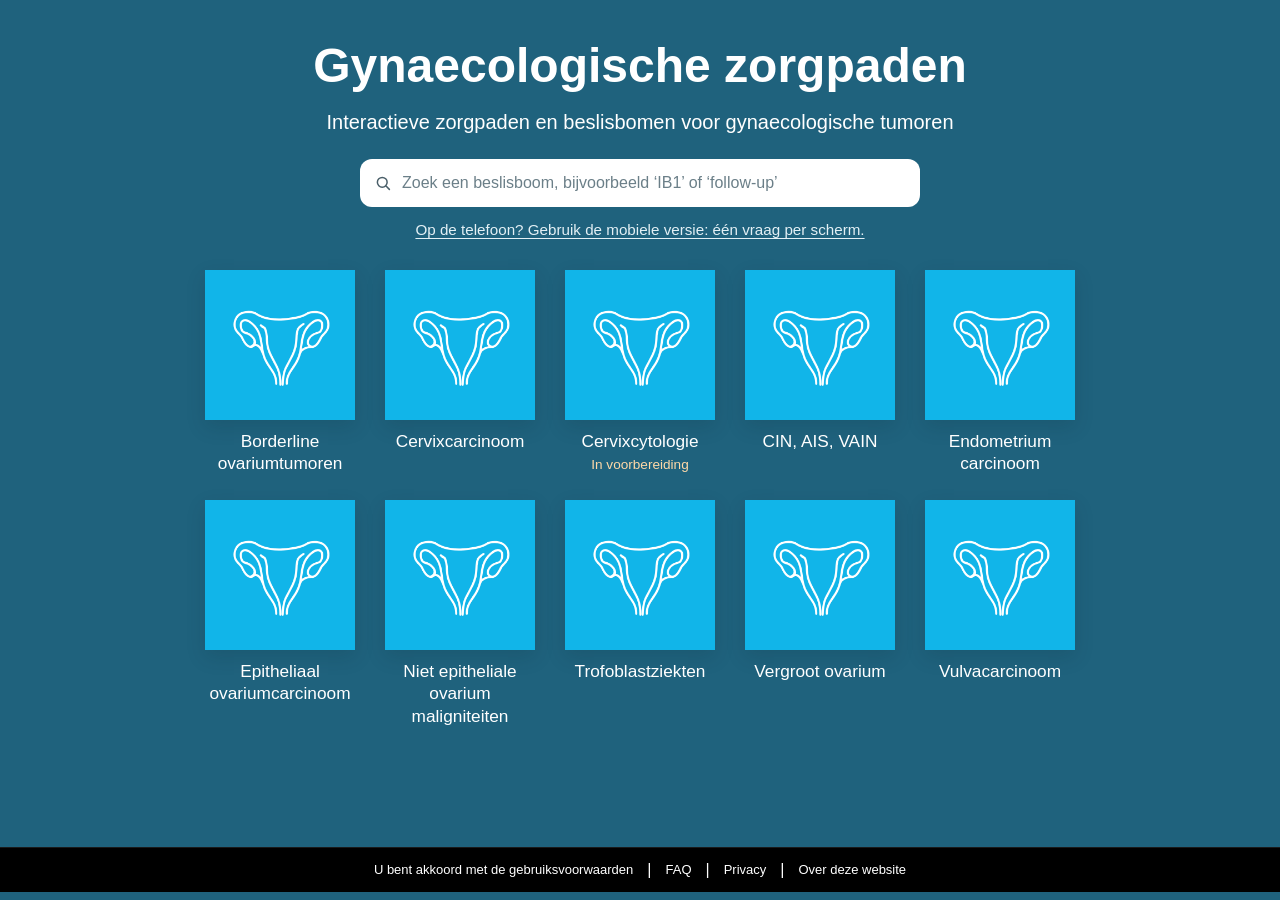
<file: index.html>
<!DOCTYPE html>
<html lang="nl">
<head>
  <meta charset="utf-8">
  <meta name="viewport" content="width=device-width, initial-scale=1">
  <meta name="description" content="Interactieve zorgpaden en beslisbomen voor gynaecologische tumoren.">
  <title>Oncoguide Alternative</title>
  <link rel="stylesheet" href="./css/styles.css?v=2026-11-23c">
</head>
<body class="home-page">
  <main class="home-shell">
    <header class="home-header">
      <h1>Gynaecologische zorgpaden</h1>
      <p>Interactieve zorgpaden en beslisbomen voor gynaecologische tumoren</p>
      <div class="home-search header-search">
        <label for="home-search" class="visually-hidden">Zoek een beslisboom</label>
        <svg class="header-search-icon" viewBox="0 0 24 24" width="18" height="18" aria-hidden="true"><circle cx="11" cy="11" r="6.5"/><path d="m16 16 4.5 4.5"/></svg>
        <input id="home-search" type="search" placeholder="Zoek een beslisboom, bijvoorbeeld ‘IB1’ of ‘follow-up’">
      </div>
      <p class="home-alt"><a href="mobiel/">Op de telefoon? Gebruik de mobiele versie: één vraag per scherm.</a></p>
    </header>

    <section id="recent" class="recent" aria-labelledby="recent-title" hidden>
      <h2 id="recent-title" class="recent-title">Recent geopend</h2>
      <ul id="recent-list" class="recent-list"></ul>
    </section>

    <section class="tumor-overview" aria-labelledby="tumor-overview-title">
      <h2 id="tumor-overview-title" class="visually-hidden">Beschikbare gynaecologische zorgpaden</h2>
      <div id="tumor-grid" class="tumor-grid" aria-live="polite"></div>
      <p id="tumor-error" class="page-message" role="alert" hidden></p>
    </section>
  </main>

  <dialog id="coming-soon-dialog" class="coming-soon-dialog" aria-labelledby="coming-soon-title">
    <div class="dialog-content">
      <h2 id="coming-soon-title">Zorgpad in voorbereiding</h2>
      <p id="coming-soon-text"></p>
      <button id="close-dialog" class="dialog-button" type="button">Sluiten</button>
    </div>
  </dialog>

  <footer class="site-footer" aria-label="Website-informatie">
    <button class="footer-link" type="button" data-content-page="gebruiksvoorwaarden">U bent akkoord met de gebruiksvoorwaarden</button>
    <span aria-hidden="true">|</span>
    <button class="footer-link" type="button" data-content-page="faq">FAQ</button>
    <span aria-hidden="true">|</span>
    <button class="footer-link" type="button" data-content-page="privacy-statement">Privacy</button>
    <span aria-hidden="true">|</span>
    <button class="footer-link" type="button" data-content-page="over">Over deze website</button>
  </footer>

  <div id="content-panel-backdrop" class="content-panel-backdrop" hidden></div>

  <aside
    id="content-panel"
    class="content-panel"
    role="dialog"
    aria-modal="true"
    aria-labelledby="content-panel-title"
    hidden>
    <header class="content-panel-header">
      <div>
        <h2 id="content-panel-title">Informatie</h2>
        <p id="content-panel-meta" class="content-panel-meta"></p>
      </div>
      <button
        id="content-panel-close"
        class="content-panel-close"
        type="button"
        aria-label="Informatiepaneel sluiten">×</button>
    </header>
    <div id="content-panel-body" class="content-panel-body"></div>
  </aside>

  <!-- Verhoog ?v= bij elke publicatie, zodat browsers de nieuwe versie laden in plaats van een oude uit de cache. -->
  <script src="./js/content-panel.js?v=2026-11-23c"></script>
  <script src="./js/search.js?v=2026-11-23c"></script>
  <script src="./js/recent.js?v=2026-11-23c"></script>
  <script src="./js/home.js?v=2026-11-23c"></script>
</body>
</html>
</file>
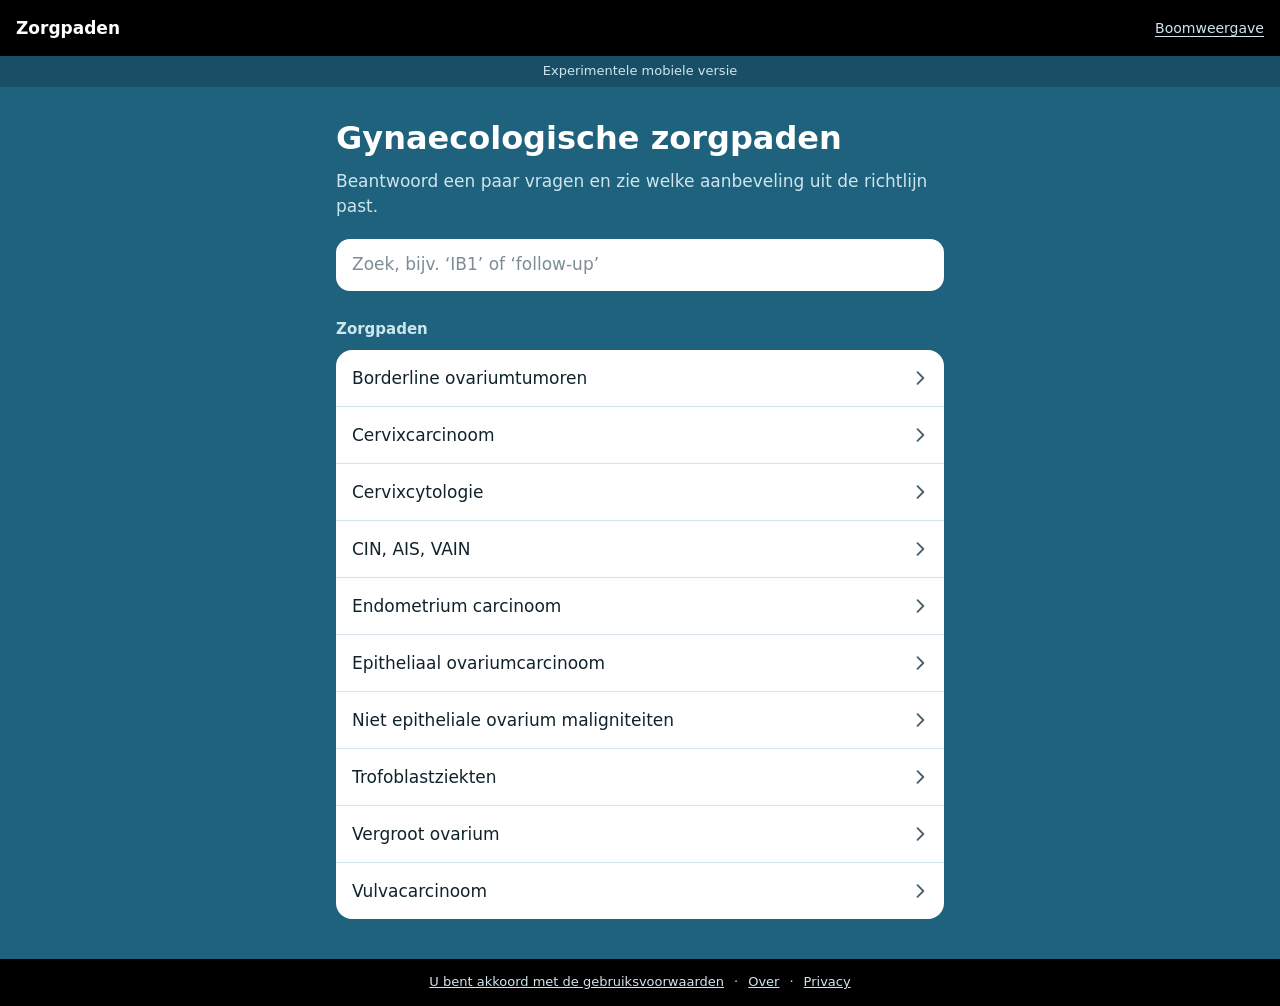
<file: mobiel/index.html>
<!DOCTYPE html>
<html lang="nl">
<head>
  <meta charset="utf-8">
  <meta name="viewport" content="width=device-width, initial-scale=1, viewport-fit=cover">
  <meta name="robots" content="noindex">
  <meta name="theme-color" content="#1F627D">
  <meta name="description" content="Gynaecologische zorgpaden als vragenlijst, voor op de telefoon (experimentele versie).">
  <title>Zorgpaden mobiel</title>
  <link rel="stylesheet" href="mobiel.css?v=2026-11-23a">
</head>
<body>
  <a class="skip" href="#main">Naar de inhoud</a>

  <header class="bar">
    <a id="up" class="bar-up" href="#/" hidden>
      <svg viewBox="0 0 24 24" width="22" height="22" aria-hidden="true"><path d="M15 5l-7 7 7 7" fill="none" stroke="currentColor" stroke-width="2.4" stroke-linecap="round" stroke-linejoin="round"/></svg>
      <span id="up-label">Terug</span>
    </a>
    <span id="bar-brand" class="bar-brand">Zorgpaden</span>
    <a id="desktop-link" class="bar-alt" href="../index.html">Boomweergave</a>
  </header>
  <p class="lab-strip">Experimentele mobiele versie</p>

  <main id="main" class="main" tabindex="-1"></main>

  <div id="toast" class="toast" role="status" aria-live="polite" hidden></div>
  <p id="live" class="visually-hidden" aria-live="polite"></p>

  <footer class="foot">
    <a href="#/info/gebruiksvoorwaarden">U bent akkoord met de gebruiksvoorwaarden</a>
    <span aria-hidden="true">·</span>
    <a href="#/info/over">Over</a>
    <span aria-hidden="true">·</span>
    <a href="#/info/privacy-statement">Privacy</a>
  </footer>

  <!-- Gedeelde rekenkern en datavoorbereiding van de hoofdsite: één bron van waarheid. -->
  <script src="../js/graph-state.js?v=2026-11-23a"></script>
  <script src="../js/graph-validator.js?v=2026-11-23a"></script>
  <script src="../js/layout-engine.js?v=2026-11-23a"></script>
  <script src="../js/recent.js?v=2026-11-23a"></script>
  <!-- Alleen voor de mobiele weergave. -->
  <script src="flow.js?v=2026-11-23a"></script>
  <script src="app.js?v=2026-11-23a"></script>
</body>
</html>
</file>
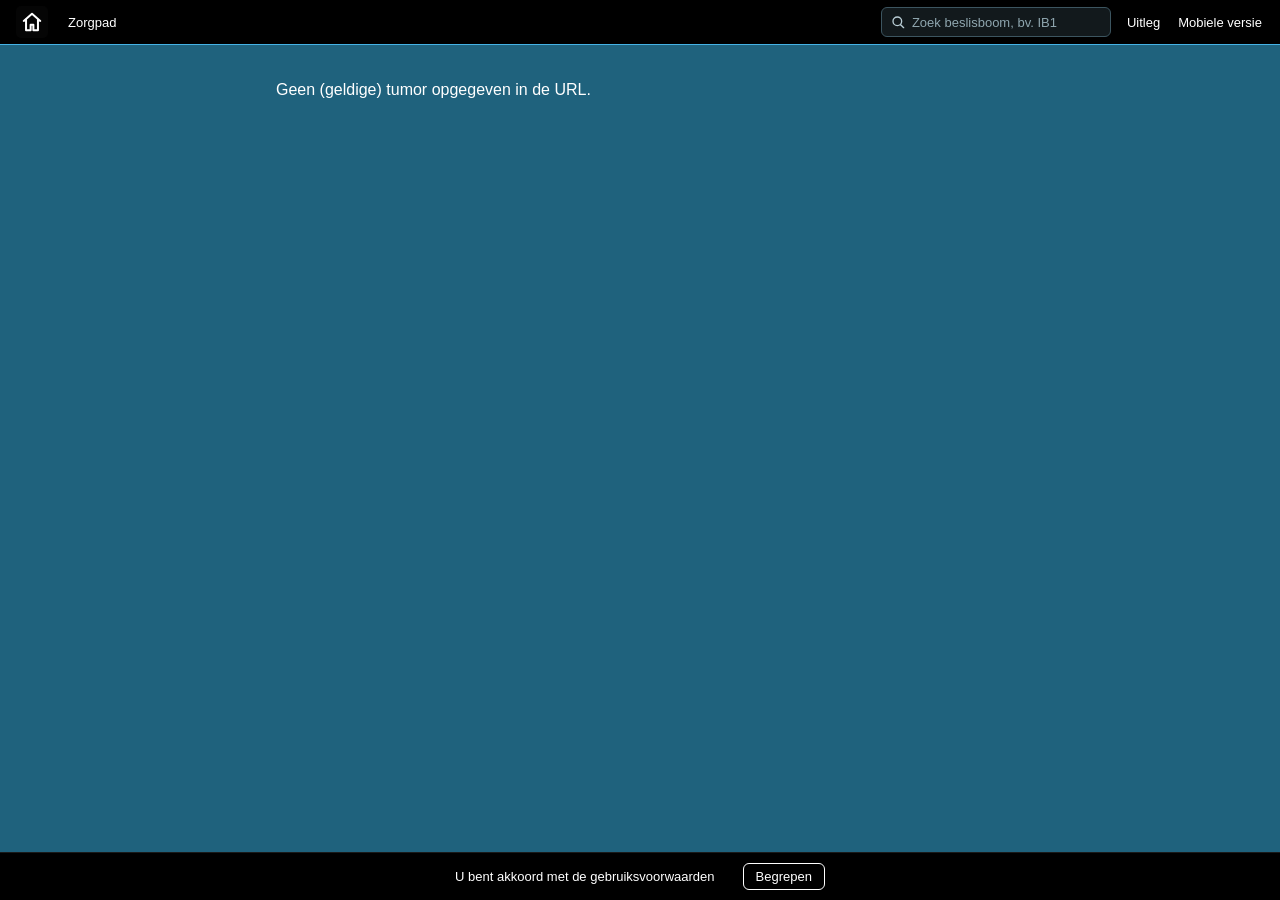
<file: zorgpad.html>
<!DOCTYPE html>
<html lang="nl">
<head>
  <meta charset="UTF-8">
  <meta name="viewport" content="width=device-width, initial-scale=1">
  <title>Zorgpad – Gynaecologische zorgpaden</title>
  <link rel="stylesheet" href="css/styles.css?v=2026-11-23c">
</head>
<body data-page="zorgpad">

  <header class="site-header">
    <nav class="breadcrumb-bar" aria-label="Navigatie">
      <div class="breadcrumb-actions">


        <a id="zp-home"
           class="breadcrumb-home"
           href="index.html"
           aria-label="Homepage">
          <svg viewBox="0 0 24 24"
               width="22"
               height="22"
               aria-hidden="true">
            <path d="M3 10.8 12 3l9 7.8"></path>
            <path d="M5.5 9.5V21h5v-6h3v6h5V9.5"></path>
          </svg>
        </a>
      </div>

      <div class="breadcrumb-trail">
        <button id="breadcrumb-carepath"
                class="breadcrumb-link"
                type="button">Zorgpad</button>
        <span id="breadcrumb-current-item"
              class="breadcrumb-current-item"
              hidden>
          <span class="breadcrumb-separator" aria-hidden="true">›</span>
          <span id="breadcrumb-current" class="breadcrumb-current"></span>
        </span>
      </div>

      <div class="header-tools">
        <div class="header-search">
          <label for="zp-search" class="visually-hidden">Zoek een beslisboom</label>
          <svg class="header-search-icon" viewBox="0 0 24 24" width="16" height="16" aria-hidden="true"><circle cx="11" cy="11" r="6.5"/><path d="m16 16 4.5 4.5"/></svg>
          <input id="zp-search" type="search" placeholder="Zoek beslisboom, bv. IB1">
        </div>
        <button id="zp-help" class="header-link" type="button">Uitleg</button>
        <a id="zp-mobile" class="header-link" href="mobiel/">Mobiele versie</a>
        <button id="zp-terms" class="header-link" type="button" data-content-page="gebruiksvoorwaarden" hidden>Gebruiksvoorwaarden</button>
      </div>
    </nav>
  </header>

  <main id="zp-main" class="zp-main">
    <div id="zp-stage" class="zp-stage">
      <svg id="zp-chart" role="group" aria-label="Zorgpad"></svg>
    </div>
    <div id="zp-message" class="zp-message" role="status" aria-live="polite">Laden…</div>
  </main>

  <footer id="zp-footer" class="site-footer" aria-label="Website-informatie">
    <button class="footer-link"
            type="button"
            data-content-page="gebruiksvoorwaarden">
      U bent akkoord met de gebruiksvoorwaarden
    </button>
    <button class="footer-ok" type="button" data-terms-ok>Begrepen</button>
  </footer>

  <div id="content-panel-backdrop" class="content-panel-backdrop" hidden></div>

  <aside id="content-panel"
         class="content-panel"
         role="dialog"
         aria-modal="true"
         aria-labelledby="content-panel-title"
         hidden>
    <header class="content-panel-header">
      <div>
        <h2 id="content-panel-title">Informatie</h2>
        <p id="content-panel-meta" class="content-panel-meta"></p>
      </div>
      <button id="content-panel-close"
              class="content-panel-close"
              type="button"
              aria-label="Informatiepaneel sluiten">×</button>
    </header>
    <div id="content-panel-body" class="content-panel-body"></div>
  </aside>

  <!-- Verhoog ?v= bij elke publicatie, zodat browsers de nieuwe versie laden in plaats van een oude uit de cache. -->
  <script src="js/content-panel.js?v=2026-11-23c"></script>
  <script src="js/state.js?v=2026-11-23c"></script>
  <script src="js/graph-state.js?v=2026-11-23c"></script>
  <script src="js/graph-validator.js?v=2026-11-23c"></script>
  <script src="js/layout-engine.js?v=2026-11-23c"></script>
  <script src="js/renderer.js?v=2026-11-23c"></script>
  <script src="js/choice-panel.js?v=2026-11-23c"></script>
  <script src="js/patient-panel.js?v=2026-11-23c"></script>
  <script src="js/breadcrumb.js?v=2026-11-23c"></script>
  <script src="js/recommendations-panel.js?v=2026-11-23c"></script>
  <script src="js/bron.js?v=2026-11-23c"></script>
  <script src="js/viewport.js?v=2026-11-23c"></script>
  <script src="js/journey.js?v=2026-11-23c"></script>
  <script src="js/subtrees.js?v=2026-11-23c"></script>
  <script src="js/summary.js?v=2026-11-23c"></script>
  <script src="js/stage-tools.js?v=2026-11-23c"></script>
  <script src="js/next-step.js?v=2026-11-23c"></script>
  <script src="js/carry-over.js?v=2026-11-23c"></script>
  <script src="js/search.js?v=2026-11-23c"></script>
  <script src="js/recent.js?v=2026-11-23c"></script>
  <script src="js/help.js?v=2026-11-23c"></script>
  <script src="js/app.js?v=2026-11-23c"></script>
</body>
</html>
</file>
<file: css/styles.css>
/* ===== Centrale kleuren en basisinstellingen ===== */
:root {
  --color-background: #1F627D;
  --color-node: #6FA8BB;
  --color-node-hover: #85B9CA;
  --color-accent: #45B3E6;
  --color-success: #5CB85C;
  --color-success-hover: #6CC46C;
  --color-text: #FFFFFF;
  --color-text-muted: #E3F0F5;
  --color-text-dark: #111111;
  --color-line: #FFFFFF;
  --color-link: #1E9BF0;
  --color-error: #FFE1E1;
  --color-surface: rgba(255, 255, 255, .1);
  --color-hover-overlay: rgba(255, 255, 255, .12);
  --header-footer-height: 56px;
  --header-footer-bg: #000000;
  --radius: 16px;
}

* { box-sizing: border-box; }
html, body { margin: 0; padding: 0; min-height: 100%; }
body {
  min-height: 100vh;
  background: var(--color-background);
  color: var(--color-text);
  font-family: Arial, Helvetica, sans-serif;
  line-height: 1.6;

  display: flex;
  flex-direction: column;
}

/* ===== Zwarte navigatiebalk met dynamisch kruimelpad ===== */
.site-header {
  position: relative;
  z-index: 100;
  display: flex;
  width: 100%;
  min-height: 44px;          /* even hoog als de footer (.site-footer) */
  padding: 0;
  color: #FFFFFF;
  background: var(--header-footer-bg);
  border-bottom: 1px solid var(--color-accent);
  align-items: center;
}

.site-header .breadcrumb-bar,
.breadcrumb-bar {
  display: flex;
  width: 100%;
  min-height: 44px;
  margin: 0;
  padding: 0 16px;
  color: #FFFFFF;
  background: var(--header-footer-bg);
  align-items: center;
  gap: 18px;
}

.breadcrumb-actions {
  display: flex;
  flex: 0 0 auto;
  align-items: center;
  gap: 9px;
}

.breadcrumb-icon-button,
.breadcrumb-home {
  display: grid;
  width: 32px;
  height: 32px;
  padding: 0;
  border: 3px solid #FFFFFF;
  border-radius: 50%;
  color: #FFFFFF;
  background: #050505;
  cursor: pointer;
  place-items: center;
  text-decoration: none;
  transition: color 150ms ease, background-color 150ms ease, transform 150ms ease;
}

.breadcrumb-icon-button {
  font: inherit;
  font-size: 1.1rem;
  font-weight: 700;
  line-height: 1;
}

.breadcrumb-home {
  border: 0;
  border-radius: 5px;
}

.breadcrumb-home svg {
  fill: none;
  stroke: currentColor;
  stroke-width: 2.2;
  stroke-linecap: round;
  stroke-linejoin: round;
}

.breadcrumb-icon-button:hover,
.breadcrumb-home:hover {
  color: #050505;
  background: #FFFFFF;
  transform: translateY(-1px);
}

.breadcrumb-icon-button:focus-visible,
.breadcrumb-home:focus-visible,
.breadcrumb-link:focus-visible {
  outline: 3px solid var(--color-accent);
  outline-offset: 3px;
}

.breadcrumb-trail,
.breadcrumb-list {
  display: flex;
  min-width: 0;
  margin: 0;
  padding: 0;
  list-style: none;
  align-items: center;
  gap: 12px;
}

.breadcrumb-list li {
  display: flex;
  min-width: 0;
  align-items: center;
  gap: 12px;
}

.breadcrumb-link {
  padding: 7px 2px;
  border: 0;
  color: #FFFFFF;
  background: transparent;
  font: inherit;
  font-size: 13px;
  cursor: pointer;
  text-align: left;
}

.breadcrumb-link:not(.is-current):hover {
  text-decoration: underline;
  text-underline-offset: 5px;
}

.breadcrumb-link.is-current { cursor: default; }
.breadcrumb-separator {
  color: #FFFFFF;
  font-size: 13px;
  font-weight: 700;
  line-height: 1;
}

.breadcrumb-current {
  display: block;
  min-width: 0;
  color: #FFFFFF;
  font-size: 13px;
  line-height: 1.25;
  overflow: hidden;
  text-overflow: ellipsis;
  white-space: nowrap;
}


/* ===== Zorgpadpagina ===== */
body[data-page="zorgpad"] { line-height: normal; }

.zp-hidden { display: none !important; }

.zp-main { max-width: 760px; margin: 0 auto; padding: 8px 12px 40px; }
.zp-main.is-native { max-width: none; }

.zp-toolbar { display: flex; flex-wrap: wrap; align-items: center; gap: 8px; margin: 16px 0 0; }

.zp-btn {
  background: none;
  border: 1.5px solid var(--color-line);
  color: var(--color-text);
  border-radius: 6px;
  padding: 8px 14px;
  font: inherit;
  text-decoration: none;
  cursor: pointer;
}
.zp-btn:hover { background: var(--color-hover-overlay); }
.zp-btn:focus-visible { outline: 3px solid var(--color-line); outline-offset: 2px; }

.zp-back { display: none; }
.zp-main.in-detail .zp-back { display: inline-block; }

.zp-tools { display: none; }
.zp-main.is-native .zp-tools { display: inline-flex; gap: 8px; margin-left: 8px; }
.zp-zoom { width: 38px; padding: 8px 0; }

.zp-stage { overflow-x: auto; margin-top: 8px; }
.zp-stage svg { display: block; height: auto; }
.zp-main:not(.is-native) .zp-stage svg { width: 100%; }

/* Muisnavigatie (zoom en pan) voor native diagrammen */
.zp-main.is-native .zp-stage {
  height: calc(100vh - 130px);
  height: calc(100dvh - 130px);
  min-height: 320px;
  overflow: hidden;
  overflow: clip;
  cursor: grab;
  touch-action: none;
  user-select: none;
  -webkit-user-select: none;
}
.zp-main.is-native .zp-stage svg { width: 100%; height: 100%; }
.zp-main.is-native .zp-stage.is-dragging,
.zp-main.is-native .zp-stage.is-dragging * { cursor: grabbing; }

.zp-message { padding: 16px 4px; line-height: 1.6; max-width: 70ch; }
.zp-message .loaded-label { color: var(--color-text-muted); margin: 0 0 .25rem; }
.zp-message .loaded-title { margin: 0 0 .75rem; font-size: 1.5rem; color: var(--color-text); }
.zp-message p { margin: 0; }

/* SVG-onderdelen */
.zp-stage .edge { fill: none; stroke: var(--color-line); stroke-linecap: butt; }
.zp-stage .edge.green { stroke: var(--color-success); }
.zp-stage .node rect { fill: var(--color-node); transition: fill .15s; }
.zp-stage .node.t-root rect,
.zp-stage .node.t-decision rect { fill: var(--color-success); }
.zp-stage .node.t-root.tone-blue rect { fill: var(--color-node); }
.zp-stage .node.go.t-root.tone-blue:hover rect,
.zp-stage .node.go.t-root.tone-blue:focus rect { fill: var(--color-node-hover); }
.zp-stage .node.t-criterion rect { fill: #FFFFFF; }
.zp-stage .node.t-outcome rect { fill: var(--color-accent); }
.zp-stage .node text { fill: var(--color-text); text-anchor: middle; pointer-events: none; }
.zp-stage .node line.rule { stroke: var(--color-text); stroke-width: 1; opacity: 0.6; pointer-events: none; }
.zp-stage .node.t-criterion text { fill: var(--color-text-dark); }
.zp-stage .node .lnk { fill: var(--color-link); text-decoration: underline; pointer-events: all; cursor: pointer; }
.zp-stage .edot { fill: #FFFFFF; }
.zp-stage .elabel {
    fill: var(--color-text);
    text-anchor: middle;

    stroke: #1F627D;
    stroke-width: 6px;
    paint-order: stroke;
}
.zp-stage .node.go { cursor: pointer; }
.zp-stage .node.go:hover rect,
.zp-stage .node.go:focus rect { fill: var(--color-node-hover); }
.zp-stage .node.go.t-root:hover rect,
.zp-stage .node.go.t-root:focus rect { fill: var(--color-success-hover); }
.zp-stage .node:focus { outline: none; }
.zp-stage .node:focus-visible rect { stroke: #FFFFFF; stroke-width: 3; }

/* Iconen */
.zp-stage .icon path { fill: none; stroke-width: 2.5; stroke-linecap: round; stroke-linejoin: round; }
.zp-stage .icon.down circle { fill: var(--color-node); stroke: #FFFFFF; stroke-width: 2.5; }
.zp-stage .icon.down path { stroke: #FFFFFF; }
.zp-stage .icon.minus-light circle,
.zp-stage .icon.plus-light circle { fill: var(--color-node); stroke: #FFFFFF; stroke-width: 2.5; }
.zp-stage .icon.minus-light path,
.zp-stage .icon.plus-light path { stroke: #FFFFFF; }
.zp-stage .icon.minus circle { fill: #FFFFFF; stroke: var(--color-success); stroke-width: 1.5; }
.zp-stage .icon.minus path { stroke: var(--color-success); stroke-width: 3; }
.zp-stage .info circle { fill: none; stroke: #FFFFFF; stroke-width: 1.8; }
.zp-stage .info path { fill: none; stroke: #FFFFFF; stroke-width: 2; stroke-linecap: round; }
.zp-stage .info .dot { fill: #FFFFFF; stroke: none; }

/* ===== Interactieve route (Sprint 5 en 6) ===== */
/* Statussen: is-selected, is-preselected, is-available, is-inactive, is-excluded; tijdelijk: is-guided-target */

/* available: eerstvolgende criterium waarop een keuze gemaakt kan worden */
.zp-stage .node.is-interactive.is-available,
.zp-stage .node.is-interactive.is-selected { cursor: pointer; }
.zp-stage .node.is-interactive.is-available:hover rect,
.zp-stage .node.is-interactive.is-available:focus rect { fill: var(--color-text-muted); }
.zp-stage .node.is-interactive:focus-visible rect { stroke: var(--color-text-dark); stroke-width: 3; }

/* selected: node op de gekozen route */
.zp-stage .node.t-criterion.is-selected rect,
.zp-stage .node.t-criterion.is-selected:hover rect,
.zp-stage .node.t-criterion.is-selected:focus rect { fill: var(--color-success); stroke: var(--color-line); stroke-width: 2; }
.zp-stage .node.t-criterion.is-selected:focus-visible rect { stroke: var(--color-text-dark); stroke-width: 3; }
.zp-stage .node.t-outcome.is-selected rect { fill: var(--color-success); stroke: var(--color-line); stroke-width: 3; }
.zp-stage .node.t-outcome.is-selected text { fill: #FFFFFF; }

.zp-stage .edge.is-selected { stroke: var(--color-success); stroke-width: 3px; }
.zp-stage .marker-selected { fill: var(--color-success); }
.zp-stage .edot.is-selected { fill: var(--color-success); stroke: none; }
/* Edge-labels (ook "Maligne") krijgen in geen enkele status vet, onderstreping of andere speciale opmaak;
   de gekozen connector herkent men aan de groene lijn en de groene dot. */
.zp-stage .elabel,
.zp-stage .elabel.is-selected {
  font-weight: normal;
  font-style: normal;
  text-decoration: none;
}

/* Klikbare connectoren: onzichtbaar vlak over dot en label */
.zp-stage .edge-choice { cursor: pointer; }
.zp-stage .edge-choice:focus { outline: none; }
.zp-stage .edge-hit { fill: transparent; stroke: none; pointer-events: all; transition: fill .15s; }
.zp-stage .edge-choice:hover .edge-hit { fill: rgba(255, 255, 255, .2); }
.zp-stage .edge-choice:focus-visible .edge-hit { fill: rgba(255, 255, 255, .2); stroke: #FFFFFF; stroke-width: 3; }
.zp-stage .edge-choice[aria-disabled="true"] { pointer-events: none; cursor: default; }

/* inactive: nog niet bereikt; houdt de normale weergave, maar een keuzenode is al in te vullen (vrije volgorde) */
.zp-stage .node.is-interactive.is-inactive { cursor: pointer; }
.zp-stage .node.is-interactive.is-inactive:hover rect,
.zp-stage .node.is-interactive.is-inactive:focus rect { fill: var(--color-text-muted); }

/* preselected: alvast ingevuld, maar nog niet bereikt. Groen zoals een gekozen node, met een gestippelde rand
   en een gestippelde connector, zodat zichtbaar is dat de route er nog niet naartoe loopt. */
.zp-stage .node.is-interactive.is-preselected { cursor: pointer; }
.zp-stage .node.t-criterion.is-preselected rect,
.zp-stage .node.t-criterion.is-preselected:hover rect,
.zp-stage .node.t-criterion.is-preselected:focus rect {
  fill: var(--color-success); stroke: #FFFFFF; stroke-width: 1.5; stroke-dasharray: 8 5;
}
.zp-stage .node.t-criterion.is-preselected:focus-visible rect { stroke: var(--color-text-dark); }
.zp-stage .edge.is-preselected { stroke: var(--color-success); stroke-width: 1.5px; stroke-dasharray: 8 6; }
.zp-stage .edot.is-preselected { fill: var(--color-success); stroke: none; }

/* excluded: door eerdere keuzes niet meer mogelijk; zichtbaar voor context */
.zp-stage .node.is-excluded,
.zp-stage .edge.is-excluded,
.zp-stage .elabel.is-excluded { opacity: .25; }
/* Het bolletje is niet doorzichtig (anders schemert de connector erdoorheen), maar krijgt precies de kleur die
   de vervaagde connector heeft: wit voor 25% over de achtergrond. */
.zp-stage .edot.is-excluded { fill: color-mix(in srgb, var(--color-line) 25%, var(--color-background)); }
.zp-stage .node.is-excluded { pointer-events: none; cursor: default; }
.zp-stage .node,
.zp-stage .edge,
.zp-stage .elabel { transition: opacity .3s ease; }
.zp-stage .edot { transition: opacity .3s ease, fill .3s ease; }

/* Tijdelijke highlight van het volgende criterium: andere rand, vulling blijft gelijk, geen pulsatie */
.zp-stage .node.is-guided-target { filter: drop-shadow(0 0 8px var(--color-line)); }
.zp-stage .node.is-guided-target rect { stroke: var(--color-line); stroke-width: 6; }

@media (prefers-reduced-motion: reduce) {
  .zp-stage .node,
  .zp-stage .edge,
  .zp-stage .edot,
  .zp-stage .elabel,
  .zp-stage .node rect,
  .zp-stage .edge-hit { transition: none; }
}

/* Keuzevenster (HTML, boven de SVG) */
.choice-panel {
  position: fixed;
  left: var(--choice-x, 0);
  top: var(--choice-y, 0);
  z-index: 1000;
  width: 260px;
  max-width: calc(100vw - 16px);
  background: #FFFFFF;
  color: var(--color-text-dark);
  border-radius: 12px;
  padding: 14px 16px;
  box-shadow: 0 10px 30px rgba(0, 0, 0, .35);
  font-family: Arial, Helvetica, sans-serif;
  line-height: 1.4;
}
.choice-panel[hidden] { display: none; }
.choice-fieldset { border: 0; margin: 0; padding: 0; min-width: 0; }
.choice-legend { font-weight: bold; font-size: 1.05rem; padding: 0; margin-bottom: 8px; }
.choice-option {
  display: flex;
  align-items: center;
  gap: 10px;
  padding: 8px 6px;
  border-radius: 6px;
  cursor: pointer;
}
.choice-option:hover { background: var(--color-text-muted); }
.choice-option:focus-within { outline: 3px solid var(--color-text-dark); outline-offset: 1px; }
.choice-option input { width: 18px; height: 18px; margin: 0; accent-color: var(--color-background); }
.choice-actions { display: flex; justify-content: flex-end; gap: 8px; margin-top: 12px; }
.choice-panel .zp-btn { color: var(--color-text-dark); border-color: var(--color-text-dark); }
.choice-panel .zp-btn:hover:not(:disabled) { background: var(--color-text-muted); }
.choice-panel .zp-btn:focus-visible { outline: 3px solid var(--color-text-dark); outline-offset: 2px; }
.choice-panel .zp-btn:disabled { opacity: .45; cursor: not-allowed; }

.visually-hidden {
  position: absolute;
  width: 1px;
  height: 1px;
  margin: -1px;
  padding: 0;
  overflow: hidden;
  clip: rect(0 0 0 0);
  white-space: nowrap;
  border: 0;
}

/* ===== Footer en generiek contentpaneel ===== */
.site-footer {
  display: flex;
  flex-wrap: wrap;
  justify-content: center;
  align-items: center;
  gap: 10px;
  width: min(calc(100% - 32px), 1180px);
  margin: 24px auto 0;
  padding: 20px 0 8px;
  border-top: 1px solid rgba(255, 255, 255, 0.28);
  color: #ffffff;
  line-height: 1.5;
}
.footer-link {
  padding: 4px 2px;
  border: 0;
  color: #ffffff;
  background: transparent;
  font: inherit;
  text-decoration: underline;
  text-underline-offset: 3px;
  cursor: pointer;
}
.footer-link:hover { text-decoration-thickness: 2px; }
.footer-link:focus-visible { outline: 3px solid #ffffff; outline-offset: 4px; border-radius: 3px; }
.content-panel-backdrop {
  position: fixed;
  inset: 0;
  z-index: 9998;
  background: rgba(8, 37, 49, 0.56);
  opacity: 0;
  transition: opacity 260ms ease;
}
.content-panel-backdrop.is-open { opacity: 1; }
.content-panel {
  position: fixed;
  top: 0;
  right: 0;
  z-index: 9999;
  display: flex;
  width: min(720px, 94vw);
  height: 100vh;
  height: 100dvh;
  color: #173f50;
  background: #ffffff;
  box-shadow: -12px 0 38px rgba(0, 0, 0, 0.28);
  flex-direction: column;
  transform: translateX(102%);
  transition: transform 260ms ease;
}
.content-panel.is-open { transform: translateX(0); }
.content-panel-header {
  position: sticky;
  top: 0;
  z-index: 1;
  display: flex;
  justify-content: space-between;
  align-items: flex-start;
  gap: 18px;
  padding: 20px 22px;
  color: #ffffff;
  background: #246d8b;
}
.content-panel-header h2 { margin: 0; font-size: clamp(1.35rem, 2.5vw, 1.85rem); line-height: 1.2; }
.content-panel-meta { margin: 5px 0 0; color: rgba(255,255,255,.84); font-size: .9rem; }
.content-panel-close {
  display: grid;
  width: 42px;
  height: 42px;
  padding: 0;
  border: 1px solid rgba(255,255,255,.52);
  border-radius: 50%;
  color: #ffffff;
  background: transparent;
  font-size: 2rem;
  line-height: 1;
  cursor: pointer;
  place-items: center;
}
.content-panel-close:hover { background: rgba(255,255,255,.14); }
.content-panel-close:focus-visible { outline: 3px solid #ffffff; outline-offset: 3px; }
.content-panel-body {
  flex: 1;
  padding: 8px 28px 42px;
  overflow-y: auto;
  overscroll-behavior: contain;
  line-height: 1.62;
}
.content-section { padding: 24px 0 4px; border-bottom: 1px solid #dbe7ec; }
.content-section:last-child { border-bottom: 0; }
.content-section h3 { margin: 0 0 16px; color: #246d8b; font-size: 1.25rem; }
.content-section h4 { margin: 20px 0 8px; color: #173f50; font-size: 1rem; }
.content-paragraph { margin: 0 0 15px; }
.content-number { color: #173f50; }
.content-definition-list { margin: 0 0 16px; }
.content-definition-list dt { margin-top: 13px; color: #173f50; font-weight: 700; }
.content-definition-list dd { margin: 4px 0 0; }
.content-grouped-list ul { margin: 8px 0 18px; padding-left: 22px; }
.content-links { display: block; margin-top: 8px; }
.content-link { color: #126f93; overflow-wrap: anywhere; }
.content-panel-status { margin: 28px 0; }
body.content-panel-is-open { overflow: hidden; }
[hidden] { display: none !important; }

/* ===== Definitieve homepage-layout: 9 tegels in 3 x 3 ===== */
.home-shell {
  width: min(calc(100% - 40px), 1180px);
  margin: 0 auto;
  padding: 40px 0 0;
    flex: 1;
}
.home-header { margin-bottom: 28px; text-align: center; }
.home-header h1 {
  margin: 0;
  color: #ffffff;
  font-size: clamp(2rem, 4vw, 3rem);
  font-weight: 600;
  line-height: 1.1;
}
.home-header p {
  max-width: 760px;
  margin: 14px auto 0;
  color: #ffffff;
  font-size: clamp(1rem, 2vw, 1.25rem);
  line-height: 1.5;
}
.intro-content {
  max-width: 920px;
  margin: 0 auto 38px;
  padding: 20px 24px;
  border: 1px solid rgba(255,255,255,.28);
  border-radius: 12px;
  background: rgba(255,255,255,.10);
  text-align: center;
}
.intro-content h2 { margin: 0 0 8px; color: #ffffff; font-size: 1.45rem; font-weight: 600; }
.intro-content p { margin: 0; color: #ffffff; font-size: 1rem; line-height: 1.55; }
.tumor-overview { width: 100%; }
.tumor-grid {
  display: grid;
  grid-template-columns: repeat(5, 150px);
  justify-content: center;
  align-items: start;
  gap: 24px 30px;
  width: 100%;
}
.tumor-card,
.tumor-card:link,
.tumor-card:visited,
.tumor-card:hover,
.tumor-card:active {
  display: flex;
  width: 150px;
  min-width: 0;
  color: #ffffff;
  text-align: center;
  text-decoration: none;
  flex-direction: column;
  align-items: center;
  cursor: pointer;
  transition: transform 180ms ease;
}
.tumor-card:hover { transform: translateY(-4px); }
.tumor-card:focus-visible { outline: 4px solid #ffffff; outline-offset: 6px; border-radius: 4px; }
.tumor-image {
  display: block;
  width: 150px;
  height: 150px;
  max-width: none;
  margin: 0;
  object-fit: cover;
  background: var(--color-accent);
  box-shadow: 0 7px 18px rgba(10,43,56,.16);
  transition: filter 180ms ease, box-shadow 180ms ease;
}
.tumor-card:hover .tumor-image { filter: brightness(1.06); box-shadow: 0 11px 25px rgba(10,43,56,.24); }
.tumor-title {
  display: block;
  width: 150px;
  min-height: 3.1em;
  margin: 0;
  padding: 10px 4px 0;
  color: #ffffff !important;
  font-size: 1.08rem;
  font-weight: 500;
  line-height: 1.3;
  text-align: center;
  text-decoration: none !important;
  overflow-wrap: anywhere;
}
.page-message {
  max-width: 700px;
  margin: 28px auto 0;
  padding: 18px;
  border: 1px solid rgba(255,255,255,.28);
  border-radius: 10px;
  color: #ffffff;
  background: rgba(255,255,255,.10);
  text-align: center;
}
.home-page .site-footer { margin: 76px auto 0; padding: 20px 0 8px; }
.home-page { padding-bottom: 8px; }

@media (max-width: 1000px) {
  .tumor-grid { grid-template-columns: repeat(3, 150px); gap: 30px 34px; }
}
@media (max-width: 640px) {
  .content-panel { width: 100vw; }
  .content-panel-body { padding-right: 20px; padding-left: 20px; }
  .site-footer { font-size: .95rem; }
}
@media (max-width: 500px) {
  .home-shell { width: min(calc(100% - 28px), 1180px); padding-top: 30px; }
  .intro-content { margin-bottom: 30px; padding: 18px; }
  .tumor-grid { grid-template-columns: 150px; gap: 28px; }
  .home-page .site-footer { margin-top: 54px; padding-bottom: 6px; }
}
@media (prefers-reduced-motion: reduce) {
  .content-panel,
  .content-panel-backdrop { transition: none; }
}

/* ===== Correcties en definitieve overrides ===== */
/* Edge-labels krijgen een halo in exact dezelfde kleur als de SVG-achtergrond. */
.zp-stage .elabel {
  fill: var(--color-text);
  text-anchor: middle;
  stroke: var(--color-background);
  stroke-width: 6px;
  paint-order: stroke;
  stroke-linejoin: round;
}

/* De footer is één compacte zwarte balk, zonder grote blauwe ruimte eronder. */
.site-footer,
.home-page .site-footer {
  display: flex;
  width: 100%;
  min-height: 44px;
  height: auto;
  margin: auto 0 0;
  padding: 10px 16px;
  color: #FFFFFF;
  background: var(--header-footer-bg);
  border-top: 1px solid rgba(255, 255, 255, .10);
  flex-wrap: wrap;
  align-items: center;
  justify-content: center;
  gap: 14px;
}

body[data-page="zorgpad"] .site-footer { margin-top: 0; }
.footer-link {
  padding: 0;
  border: 0;
  color: #FFFFFF;
  background: none;
  font: inherit;
  font-size: 13px;
  font-weight: 400;
  cursor: pointer;
  text-decoration: none;
}
.footer-link:hover { text-decoration: underline; }
.footer-link:focus-visible { outline: 2px solid #FFFFFF; outline-offset: 3px; }
.footer-version {
    font-size: 12px;
    font-weight: 400;
    opacity: 0.55;
}

@media (max-width: 720px) {
  .site-header .breadcrumb-bar,
  .breadcrumb-bar { padding: 9px 12px; gap: 12px; }
  .breadcrumb-icon-button,
  .breadcrumb-home { width: 38px; height: 38px; }
  .breadcrumb-current { max-width: 38vw; }
}

@media (max-width: 520px) {
  .site-header .breadcrumb-bar,
  .breadcrumb-bar { align-items: flex-start; flex-wrap: wrap; }
  .breadcrumb-trail,
  .breadcrumb-list { width: 100%; padding-left: 2px; }
  .breadcrumb-current { max-width: 58vw; }
}

@media (prefers-reduced-motion: reduce) {
  .breadcrumb-icon-button,
  .breadcrumb-home { transition: none; }
}

/* Kruimelpad: tweede niveau (beslisboom), wordt door js/breadcrumb.js getoond of verborgen. */
.breadcrumb-current-item {
  display: flex;
  min-width: 0;
  align-items: center;
  gap: 12px;
}
.breadcrumb-current-item[hidden] { display: none; }

/* Zorgpadpagina in de flex-kolom van de body: de hoofdruimte vult de breedte (anders krimpt ze door margin: auto)
   en neemt de resterende hoogte, zodat de footer onderaan staat. */
.zp-main { width: 100%; flex: 1 0 auto; }

/* Werkvlak van native bomen: schermhoogte min header (64px), footer (45px), marges en padding (56px). */
.zp-main.is-native .zp-stage {
  height: calc(100vh - 170px);
  height: calc(100dvh - 170px);
}

/* ===== Aanbevelingenoverzicht en route-markering ===== */
.zp-main { position: relative; }
/* Het paneel en de knoppen staan altijd rechts in beeld: een werkvlak met aanbevelingen is altijd volle breedte. */
.zp-main:has(.rec-bar) { max-width: none; }

.rec-bar {
  position: absolute;
  top: 16px;
  right: 20px;
  z-index: 5;
  display: flex;
  gap: 8px;
}
.rec-bar[hidden] { display: none; }
.zp-main.in-subtree .rec-bar { top: 72px; }
.rec-bar .zp-btn { background: var(--color-background); }
.rec-bar .zp-btn:hover { background: #2F7B9B; }

.rec-panel {
  position: absolute;
  top: 64px;
  right: 20px;
  bottom: 20px;
  z-index: 6;
  width: min(800px, calc(100% - 40px));
  overflow: auto;
  background: #FFFFFF;
  color: var(--color-text-dark);
  border-radius: 12px;
  padding: 14px 16px;
  box-shadow: 0 10px 30px rgba(0, 0, 0, .35);
  line-height: 1.4;
}
.rec-panel[hidden] { display: none; }
.zp-main.in-subtree .rec-panel { top: 120px; }
.rec-panel-head { display: flex; align-items: center; justify-content: space-between; gap: 8px; }
.rec-panel-title { margin: 0; font-size: 1.15rem; }
.rec-close { background: none; border: 0; font: inherit; font-size: 1.6rem; line-height: 1; cursor: pointer; color: var(--color-text-dark); padding: 2px 8px; border-radius: 6px; }
.rec-close:hover { background: var(--color-text-muted); }
.rec-close:focus-visible, .rec-title:focus-visible, .rec-route:focus-visible { outline: 3px solid var(--color-text-dark); outline-offset: 2px; }
.rec-hint, .rec-note { margin: 6px 0 10px; font-size: .9rem; color: #444; }
.rec-note { color: #7a3b00; }
.rec-list, .rec-routes { list-style: none; margin: 0; padding: 0; }
.rec-item { border-top: 1px solid #d5e3e9; padding: 10px 0; }
.rec-item.is-active { background: #FFF8D6; margin: 0 -8px; padding: 10px 8px; border-radius: 6px; }
.rec-item.is-excluded .rec-title { opacity: .55; }
.rec-head { display: flex; align-items: flex-start; justify-content: space-between; gap: 8px; }
.rec-title {
  background: none; border: 0; padding: 2px 4px; margin: -2px -4px; font: inherit; font-weight: bold;
  text-align: left; cursor: pointer; color: var(--color-text-dark); border-radius: 4px;
}
.rec-title:hover { background: var(--color-text-muted); }
.rec-title[aria-pressed="true"] { background: #FFB76A; }
.rec-badge { flex: none; font-size: .78rem; padding: 1px 8px; border-radius: 10px; background: #e1e8eb; color: #333; white-space: nowrap; }
.rec-badge.is-selected { background: var(--color-success); color: #fff; }
.rec-badge.is-excluded { background: #eee; color: #666; }
.rec-details { margin: 4px 0; font-size: .88rem; }
.rec-details summary { cursor: pointer; color: #1a5c78; }
.rec-fulltext { white-space: pre-line; margin: 4px 0 0; }
.rec-routes { margin-top: 6px; }
.rec-route-item { margin: 0; }
.rec-or { display: block; margin: 2px 0 2px 6px; font-size: .78rem; text-transform: uppercase; letter-spacing: .04em; color: #666; }
.rec-route {
  display: block; width: 100%; text-align: left; background: #f1f6f8; border: 1.5px solid transparent; border-radius: 8px;
  padding: 6px 10px; font: inherit; font-size: .9rem; color: var(--color-text-dark); cursor: pointer;
}
.rec-route:hover { background: #e3eef2; }
.rec-route[aria-pressed="true"] { border-color: #FFB76A; background: #FFE7CC; }
.rec-route-item.is-reached .rec-route { background: #dff0df; }
.rec-route-item.is-conflict .rec-route { opacity: .55; }
.rec-cond { display: block; }
.rec-mark { display: inline-block; width: 1.2em; font-weight: bold; }
.rec-cond[data-state="met"] .rec-mark { color: #2d7a2d; }
.rec-cond[data-state="conflict"] .rec-mark { color: #b02a2a; }
.rec-cond[data-state="conflict"] .rec-cond-text { text-decoration: line-through; }
.rec-route-state { display: block; margin-top: 2px; font-size: .78rem; color: #555; }

@media (max-width: 700px) {
  .rec-panel { top: auto; left: 12px; right: 12px; bottom: 12px; width: auto; max-height: 55%; }
  .zp-main.in-subtree .rec-panel { top: auto; }
  .rec-bar { right: 12px; }
}

/* Gemarkeerde route: oranje rand en connectoren, even dik als de rand van een gekozen (groen) blok */
.zp-stage .node.is-route rect { stroke: #FFB76A; stroke-width: 2; }
.zp-stage .edge.is-route { stroke: #FFB76A; stroke-width: 2px; marker-end: url(#ah-route); }
.zp-stage .edot.is-route { fill: #FFB76A; stroke: #FFB76A; stroke-width: 2; opacity: 1; }
.zp-stage .elabel.is-route { opacity: 1; }
.zp-stage .node.is-route,
.zp-stage .edge.is-route { opacity: 1; }

/* ===== Hulpbeslisbomen ===== */
.sub-bar {
  display: flex;
  flex-wrap: wrap;
  align-items: center;
  gap: 10px;
  margin: 8px 0 0;
  padding: 6px 10px;
  max-width: min(580px, calc(100% - 48px));
  background: var(--color-surface);
  border-radius: 10px;
}
.sub-bar[hidden] { display: none; }
.sub-status { flex: 1 1 200px; font-size: .85rem; line-height: 1.35; }
.sub-clear:disabled { opacity: .45; cursor: not-allowed; }
.zp-main.is-native.in-subtree .zp-stage { height: calc(100vh - 190px); height: calc(100dvh - 190px); }

/* Uitkomst van een hulpbeslisboom die over te nemen is */
.zp-stage .node.is-takeable { cursor: default; }
.zp-stage .node.is-takeable.is-selected { cursor: pointer; }
.zp-stage .node.t-outcome.is-takeable.is-selected rect { stroke-width: 1.5; stroke-dasharray: 8 5; }
.zp-stage .node.is-takeable.is-selected:hover rect,
.zp-stage .node.is-takeable.is-selected:focus rect { fill: var(--color-success-hover); }

/* Aanbeveling (outcome) die het aanbevelingenoverzicht opent */
.zp-stage .node.is-recommendable,
.zp-stage .node.is-takeable.is-recommendable { cursor: pointer; }
.zp-stage .node.is-recommendable:not(.is-takeable.is-selected):hover rect { filter: brightness(1.1); }
.zp-stage .node.is-recommendable:focus { outline: none; }
.zp-stage .node.is-recommendable:focus-visible rect { stroke: #FFFFFF; stroke-width: 3; }

/* "Geen"-symbool ({x}): doorgestreepte cirkel */
.zp-stage .info.no path { stroke: #FFFFFF; stroke-width: 1.8; }
.zp-stage .node.t-criterion .info.no circle,
.zp-stage .node.t-criterion .info.no path { stroke: var(--color-text-dark); }

.zp-message-link { display: inline-block; margin-top: 14px; color: var(--color-text); text-decoration: underline; }
.zp-message-link:focus-visible { outline: 3px solid var(--color-line); outline-offset: 3px; }

/* Groepskop in een overzicht (zonder link), bv. "Laaggradige afwijking" bij CIN, AIS, VAIN */
.zp-stage .node.tone-dark rect { fill: #1F627D; }

/* ===== Bronvermelding: titel van zorgpad of beslisboom ===== */
.zp-stage .node.has-info { cursor: pointer; }
.zp-stage .node.has-info:hover:not(:has(.icon-link:hover)) rect,
.zp-stage .node.has-info:focus-visible rect { filter: brightness(1.12); }
.zp-stage .node.has-info:focus-visible rect { stroke: #FFFFFF; stroke-width: 3; }
.zp-stage .node.has-info .icon-link { cursor: pointer; }
.zp-stage .node.has-info .icon-link:hover circle,
.zp-stage .node.has-info .icon-link:focus-visible circle { fill: rgba(255, 255, 255, .25); }
.zp-stage .node.has-info .icon-link:focus { outline: none; }

/* ===== Paneel met patiëntinformatie (links, in- en uitklapbaar) ===== */
.zp-work { position: relative; display: flex; align-items: stretch; }
.zp-column { flex: 1 1 auto; min-width: 0; display: flex; flex-direction: column; }
.zp-stagewrap { position: relative; flex: 1 1 auto; min-height: 0; display: flex; }
.zp-stagewrap > .zp-stage { flex: 1 1 auto; min-width: 0; }
.zp-column > .sub-bar { margin: 8px 12px 0; }
.zp-main.pp-open { max-width: none; }

.pp {
  flex: 0 0 300px;
  width: 300px;
  display: flex;
  flex-direction: column;
  background: #FFFFFF;
  color: var(--color-text-dark);
  border-right: 1px solid #c9d9e0;
  min-height: 0;
  font-size: .9rem;
}
.pp[hidden] { display: none; }
.pp-head {
  display: flex; align-items: center; justify-content: space-between; gap: 8px;
  background: var(--color-node); color: #FFFFFF; padding: 8px 8px 8px 16px;
}
.pp-titlebox { min-width: 0; }
.pp-title { margin: 0; font-size: 1.05rem; font-weight: 600; }
.pp-subtitle { margin: 2px 0 0; font-size: .78rem; opacity: .9; white-space: nowrap; overflow: hidden; text-overflow: ellipsis; }
.pp-subtitle:empty { display: none; }
.pp-collapse {
  flex: none; display: grid; place-items: center; width: 34px; height: 34px;
  background: none; border: 0; border-radius: 8px; color: #FFFFFF; cursor: pointer;
}
.pp-collapse svg, .pp-tab svg { fill: none; stroke: currentColor; stroke-width: 2.5; stroke-linecap: round; stroke-linejoin: round; }
.pp-collapse:hover { background: rgba(255, 255, 255, .2); }
.pp-collapse:focus-visible { outline: 3px solid #FFFFFF; outline-offset: -3px; }

.pp-list { flex: 1 1 auto; overflow-y: auto; min-height: 0; }
.pp-empty { padding: 16px; color: #555; }

.pp-row { border-bottom: 1px solid #d5e3e9; }
.pp-row-head {
  display: grid; grid-template-columns: 1fr auto 14px; align-items: center; gap: 8px;
  width: 100%; padding: 12px 12px 12px 14px; background: none; border: 0; border-left: 4px solid transparent;
  font: inherit; text-align: left; color: inherit; cursor: pointer;
}
.pp-row-head:hover { background: #f1f6f8; }
.pp-row-head:focus-visible { outline: 3px solid var(--color-accent); outline-offset: -3px; }
.pp-label { line-height: 1.3; }
.pp-value { font-size: .85rem; text-align: right; max-width: 120px; overflow: hidden; text-overflow: ellipsis; white-space: nowrap; }
.pp-chevron { width: 0; height: 0; border-left: 5px solid transparent; border-right: 5px solid transparent; border-top: 6px solid #9db3bd; transition: transform .15s; }
.pp-row.is-open .pp-chevron { transform: rotate(180deg); }
.pp-row.is-open .pp-label { font-weight: 600; }

/* Status van een gegeven, gelijk aan de status in de boom */
.pp-row[data-state="available"] .pp-row-head { border-left-color: var(--color-accent); }
.pp-row.has-value .pp-row-head { border-left-color: var(--color-success); }
.pp-row.is-ahead .pp-row-head { border-left-style: dashed; }
.pp-row.is-ahead .pp-value::after { content: " · alvast"; color: #666; }
.pp-row[data-state="excluded"]:not(.has-value) .pp-row-head { color: #9aa7ad; cursor: default; }
.pp-row[data-state="excluded"]:not(.has-value) .pp-row-head:hover { background: none; }

.pp-row-body { padding: 0 12px 12px 18px; }
.pp-row-body[hidden] { display: none; }
.pp-options { border: 0; margin: 0; padding: 0; }
.pp-sr { position: absolute; width: 1px; height: 1px; overflow: hidden; clip: rect(0 0 0 0); white-space: nowrap; }
.pp-option {
  display: flex; align-items: center; gap: 10px; padding: 7px 4px; border-bottom: 1px solid #eef3f5; cursor: pointer;
}
.pp-option:last-child { border-bottom: 0; }
.pp-option input { width: 20px; height: 20px; margin: 0; accent-color: var(--color-success); cursor: pointer; }
.pp-option:hover { background: #f1f6f8; }
.pp-option.is-disabled { color: #9aa7ad; cursor: default; }
.pp-option.is-disabled:hover { background: none; }
.pp-option.is-disabled input { cursor: default; }
.pp-actions { display: flex; flex-wrap: wrap; gap: 8px; margin-top: 10px; }

.pp-btn {
  border: 0; border-radius: 4px; padding: 7px 12px; font: inherit; font-size: .85rem;
  background: var(--color-accent); color: #FFFFFF; cursor: pointer;
}
.pp-btn:hover { background: #2fa0d6; }
.pp-btn:disabled { background: #c4d6de; cursor: default; }
.pp-btn:focus-visible { outline: 3px solid var(--color-text-dark); outline-offset: 2px; }
.pp-subtree { background: #FFFFFF; color: #1a5c78; border: 1px solid #9fc4d4; }
.pp-subtree:hover { background: #f1f6f8; }
.pp-foot { padding: 12px; border-top: 1px solid #d5e3e9; }
.pp-foot[hidden] { display: none; }
.pp-clear-all { width: 100%; padding: 9px 12px; }

/* Tab om het paneel uit te klappen */
.pp-tab {
  position: absolute; top: 16px; left: 20px; z-index: 5;   /* op één lijn met de knop Aanbevelingen */
  display: inline-flex; align-items: center; gap: 6px;
  background: var(--color-background);
}
.pp-tab:hover { background: #2F7B9B; }
.pp-tab[hidden] { display: none; }
.zp-main.in-subtree .pp-tab { top: 12px; }

@media (max-width: 700px) {
  /* Op een smal scherm legt het paneel zich over het diagram heen. */
  .pp { position: absolute; top: 0; bottom: 0; left: 0; z-index: 7; width: min(320px, 90vw); box-shadow: 0 10px 30px rgba(0, 0, 0, .35); }
  .pp-tab { left: 12px; }
}

/* ===== Zorgpadpagina: het diagram vult de hele ruimte tussen kop en footer =====
   De pagina is precies één schermhoogte; het werkvlak krijgt alle ruimte die over is (ook als er een balk van
   een hulpbeslisboom boven staat), zonder lege strook boven de footer en zonder dat de pagina gaat scrollen.
   Overschrijft de vaste hoogtes (calc(100vh - …)) hierboven. */
body[data-page="zorgpad"] { height: 100vh; height: 100dvh; min-height: 0; }
.zp-main.is-native {
  flex: 1 1 auto;
  min-height: 0;
  width: 100%;
  display: flex;
  flex-direction: column;
  padding-bottom: 0;
}
.zp-main.is-native > .zp-work { flex: 1 1 auto; min-height: 0; }
.zp-main.is-native .zp-stage,
.zp-main.is-native.in-subtree .zp-stage { height: auto; min-height: 0; }
.zp-main.is-native > .sub-bar { flex: none; }

/* Het werkgebied (paneel en diagram) sluit direct aan op kop, footer en zijranden: geen blauwe rand eromheen. */
.zp-main.is-native { padding: 0; }
.zp-main.is-native .zp-stage { margin-top: 0; }

/* Vlak achter een verbindingslabel, in de kleur van de achtergrond (zie renderer.js). */
.zp-stage .elabel-bg { fill: var(--color-background); stroke: none; pointer-events: none; }

/* Info-icoon op de titel van zorgpad en beslisboom (bronvermelding), in de stijl van de andere iconen. */
.zp-stage .info-badge circle { fill: var(--color-node); stroke: #FFFFFF; stroke-width: 2.2; }
.zp-stage .info-badge path { fill: none; stroke: #FFFFFF; stroke-width: 2.4; stroke-linecap: round; }
.zp-stage .info-badge .dot { fill: #FFFFFF; stroke: none; }
/* Oplichten bij aanwijzen van de titel, maar niet als het min-icoon (terug naar overzicht) wordt aangewezen. */
.zp-stage .node.has-info:hover:not(:has(.icon-link:hover)) .info-badge circle:not(.dot),
.zp-stage .node.has-info:focus-visible .info-badge circle:not(.dot) { fill: var(--color-accent); }

/* Gekozen en alvast ingevulde blokken (groen): witte tekst. Links in de tekst houden hun eigen kleur. */
.zp-stage .node.is-selected text,
.zp-stage .node.is-preselected text { fill: #FFFFFF; }

/* Vaste melding bovenaan het informatiepaneel (bron en onderbouwing) */
.content-panel-notice {
  padding: 12px 28px;
  border-bottom: 3px solid #246d8b;
  background: #FFFFFF;
  color: #173f50;
  font-size: .9rem;
  line-height: 1.55;
}
.content-panel-notice[hidden] { display: none; }

/* ===== Keuzevenster: kop en voet in de kleur van de nodes, opties als lijst (zelfde stijl als het paneel met
   patiëntinformatie). Overschrijft de eerdere opmaak hierboven. ===== */
.choice-panel {
  width: 280px;
  padding: 0;
  border-radius: 4px;
  overflow: hidden;
}
.choice-head {
  padding: 9px 14px;
  background: var(--color-node);
  color: #FFFFFF;
  font-weight: bold;
  font-size: 1rem;
}
.choice-options { max-height: min(60vh, 460px); overflow-y: auto; }
.choice-panel .choice-option {
  gap: 10px;
  padding: 7px 14px;
  border-radius: 0;
  border-bottom: 1px solid #e3ecf0;
  font-size: .92rem;
}
.choice-panel .choice-option:last-child { border-bottom: 0; }
.choice-panel .choice-option:hover { background: #f1f6f8; }
.choice-panel .choice-option:focus-within { outline: 3px solid var(--color-accent); outline-offset: -3px; }
.choice-panel .choice-option input { width: 20px; height: 20px; accent-color: var(--color-success); }
.choice-actions {
  justify-content: flex-end;
  gap: 0;
  margin: 0;
  padding: 10px 12px;
  background: var(--color-node);
}
.choice-btn {
  padding: 6px 12px;
  border: 1px solid #c9d9e0;
  background: #FFFFFF;
  color: var(--color-text-dark);
  font: inherit;
  font-size: .85rem;
  cursor: pointer;
}
.choice-btn + .choice-btn { border-left: 0; }
.choice-btn:first-of-type,
.choice-btn[hidden] + .choice-btn { border-radius: 3px 0 0 3px; }
.choice-btn:last-child { border-radius: 0 3px 3px 0; }
.choice-btn:only-child,
.choice-btn[hidden] + .choice-btn:last-child { border-radius: 3px; border-left: 1px solid #c9d9e0; }
.choice-btn[hidden] { display: none; }
.choice-btn:hover:not(:disabled) { background: #f1f6f8; }
.choice-btn:disabled { color: #9aa7ad; cursor: default; }
.choice-btn:focus-visible { outline: 3px solid var(--color-text-dark); outline-offset: 1px; position: relative; }

/* Rondjes houden hun maat, ook naast een lange optietekst. */
.choice-panel .choice-option input,
.pp-option input { flex: none; }

/* Keuzevenster bij een meetwaarde: één invoerveld met de eenheid */
.choice-measure[hidden], .choice-fieldset[hidden] { display: none; }
.choice-measure { background: #FFFFFF; }
.choice-measure-row { display: flex; align-items: center; gap: 8px; padding: 9px 14px; cursor: text; }
.choice-measure-input {
  flex: 1 1 auto; min-width: 0; border: 0; padding: 2px 0; font: inherit; font-size: .95rem;
  color: var(--color-text-dark); background: transparent;
}
.choice-measure-input:focus { outline: none; }
.choice-measure-row:focus-within { outline: 3px solid var(--color-accent); outline-offset: -3px; }
.choice-measure-unit { flex: none; color: #555; font-size: .9rem; }
.choice-measure-msg { margin: 0; padding: 0 14px 8px; font-size: .82rem; color: #a33; }
.choice-measure-msg:empty { display: none; }

/* Paneel met patiëntinformatie: invoerveld bij een meetwaarde */
.pp-options[hidden] { display: none; }
.pp-measure { display: flex; align-items: center; gap: 8px; padding: 6px 8px; border: 1px solid #c9d9e0; border-radius: 4px; background: #FFFFFF; cursor: text; }
.pp-measure:focus-within { outline: 3px solid var(--color-accent); outline-offset: 0; }
.pp-measure-input { flex: 1 1 auto; min-width: 0; border: 0; padding: 2px 0; font: inherit; color: var(--color-text-dark); background: transparent; }
.pp-measure-input:focus { outline: none; }
.pp-measure-unit { flex: none; color: #555; }
.pp-measure-msg { margin: 6px 0 0; font-size: .82rem; color: #a33; }
.pp-measure-msg:empty { display: none; }

/* Keuzevenster: knop naar de hulpbeslisboom, direct onder de kop */
.choice-subtree-bar { padding: 10px 14px; border-bottom: 1px solid #e3ecf0; background: #f6fafb; }
.choice-subtree-bar[hidden] { display: none; }
.choice-subtree {
  display: flex; align-items: center; justify-content: center; gap: 8px; width: 100%;
  padding: 7px 12px; border: 1px solid var(--color-node); border-radius: 3px;
  background: #FFFFFF; color: var(--color-text-dark); font: inherit; font-size: .9rem; font-weight: bold; cursor: pointer;
}
.choice-subtree::before {
  content: "+"; display: inline-flex; align-items: center; justify-content: center; width: 18px; height: 18px;
  border-radius: 50%; background: var(--color-node); color: #FFFFFF; font-size: 14px; line-height: 1;
}
.choice-subtree:hover { background: #f1f6f8; }
.choice-subtree:focus-visible { outline: 3px solid var(--color-text-dark); outline-offset: 1px; }

/* Overgang naar een vervolgboom: de huidige boom schuift omhoog weg, de volgende komt van onderen in beeld */
.zp-stage svg { will-change: auto; }
.zp-stage.zp-leave svg { animation: zp-leave .26s ease-in forwards; }
.zp-stage.zp-enter svg { animation: zp-enter .38s ease-out; }
@keyframes zp-leave { to { transform: translateY(-60%); opacity: 0; } }
@keyframes zp-enter { from { transform: translateY(60%); opacity: 0; } to { transform: none; opacity: 1; } }
@media (prefers-reduced-motion: reduce) {
  .zp-stage.zp-leave svg, .zp-stage.zp-enter svg { animation: none; }
}

/* ===== Kop: zoeken, uitleg, mobiele versie, gebruiksvoorwaarden ===== */
.header-tools { display: flex; align-items: center; gap: 4px 14px; margin-left: auto; flex: 0 1 auto; min-width: 0; }
.header-search { position: relative; display: flex; align-items: center; }
.header-search-icon { position: absolute; left: 9px; fill: none; stroke: #b9cdd5; stroke-width: 2; stroke-linecap: round; pointer-events: none; }
.header-search input {
  width: 230px; height: 30px; padding: 4px 10px 4px 30px;
  border: 1px solid #3c5560; border-radius: 6px; background: #12191c; color: #FFFFFF;
  font: inherit; font-size: 13px;
}
.header-search input::placeholder { color: #8fa6af; }
.header-search input:focus { outline: none; border-color: var(--color-accent); box-shadow: 0 0 0 2px rgba(69, 179, 230, .35); }
.header-link {
  padding: 6px 2px; border: 0; background: none; color: #FFFFFF; font: inherit; font-size: 13px;
  text-decoration: none; cursor: pointer; white-space: nowrap;
}
.header-link:hover { text-decoration: underline; text-underline-offset: 5px; }
.header-link:focus-visible { outline: 3px solid var(--color-accent); outline-offset: 3px; }
.header-link[hidden] { display: none; }

.search-results {
  position: absolute; top: calc(100% + 6px); right: 0; z-index: 200;
  width: min(440px, 90vw); max-height: 60vh; overflow: auto;
  margin: 0; padding: 6px; list-style: none;
  background: #FFFFFF; color: var(--color-text-dark); border-radius: 10px; box-shadow: 0 12px 32px rgba(0, 0, 0, .35);
}
.search-results[hidden] { display: none; }
.search-result a { display: block; padding: 8px 10px; border-radius: 6px; color: inherit; text-decoration: none; line-height: 1.3; }
.search-result[aria-selected="true"] a, .search-result a:hover { background: #e6f5fc; }
.search-title { display: block; font-weight: 600; }
.search-sub { display: block; font-size: .82rem; color: #4a5f69; }
.search-empty { padding: 10px; color: #4a5f69; font-size: .9rem; }

/* Gebruiksvoorwaarden: knop "Begrepen" in de voetbalk */
.site-footer[hidden] { display: none; }
.footer-ok {
  margin-left: 14px; padding: 3px 12px; border: 1.5px solid #FFFFFF; border-radius: 6px;
  background: none; color: #FFFFFF; font: inherit; font-size: 13px; cursor: pointer;
}
.footer-ok:hover { background: rgba(255, 255, 255, .15); }
.footer-ok:focus-visible { outline: 3px solid var(--color-accent); outline-offset: 2px; }
.footer-ok[hidden] { display: none; }

@media (max-width: 1100px) {
  .header-search input { width: 170px; }
}
@media (max-width: 860px) {
  .header-tools .header-link#zp-help { display: none; }
  .header-search input { width: 130px; }
}
@media (max-width: 640px) {
  .header-search { display: none; }
}

/* ===== Werkvlak: zoomknoppen en bronregel ===== */
.st-zoom {
  position: absolute; right: 20px; bottom: 16px; z-index: 4;
  display: flex; flex-direction: column; overflow: hidden;
  border: 1.5px solid rgba(255, 255, 255, .75); border-radius: 8px; background: var(--color-background);
}
.st-zoom[hidden] { display: none; }
.st-btn {
  display: grid; place-items: center; width: 38px; height: 36px; padding: 0;
  border: 0; background: none; color: #FFFFFF; cursor: pointer;
}
.st-btn + .st-btn { border-top: 1px solid rgba(255, 255, 255, .3); }
.st-btn svg { fill: none; stroke: currentColor; stroke-width: 2.2; stroke-linecap: round; stroke-linejoin: round; }
.st-btn:hover { background: #2F7B9B; }
.st-btn:focus-visible { outline: 3px solid #FFFFFF; outline-offset: -3px; }

.st-bron {
  position: absolute; left: 20px; bottom: 16px; z-index: 4;
  max-width: min(260px, calc(100% - 120px)); padding: 4px 10px;
  border: 0; border-radius: 6px; background: rgba(15, 52, 67, .72); color: #E3F0F5;
  font: inherit; font-size: 12px; text-align: left; cursor: pointer;
  white-space: nowrap; overflow: hidden; text-overflow: ellipsis;
}
.st-bron:hover { background: rgba(15, 52, 67, .95); color: #FFFFFF; text-decoration: underline; }
.st-bron:focus-visible { outline: 3px solid #FFFFFF; outline-offset: 2px; }
.st-bron[hidden] { display: none; }

/* ===== Volgende vraag ===== */
.ns-bar {
  position: absolute; left: 50%; bottom: 16px; z-index: 4; transform: translateX(-50%);
  display: flex; align-items: center; gap: 12px; flex-wrap: wrap; justify-content: center;
  max-width: calc(100% - 600px); padding: 8px 10px 8px 14px;
  background: #FFFFFF; color: var(--color-text-dark); border-radius: 12px; box-shadow: 0 8px 24px rgba(0, 0, 0, .3);
  font-size: 14px; line-height: 1.25;
}
.ns-bar[hidden] { display: none; }
.ns-label { display: flex; flex-direction: column; align-items: flex-start; padding: 2px 4px; border: 0; background: none; font: inherit; color: inherit; cursor: pointer; border-radius: 6px; text-align: left; }
.ns-label:hover .ns-name { text-decoration: underline; }
.ns-kicker { font-size: 11px; font-weight: 700; letter-spacing: .04em; text-transform: uppercase; color: #0A5C82; }
.ns-name { font-weight: 700; }
.ns-options { display: flex; flex-wrap: wrap; gap: 6px; }
.ns-opt {
  display: inline-flex; align-items: center; gap: 6px; padding: 5px 10px;
  border: 1.5px solid #cfe0e7; border-radius: 8px; background: #FFFFFF; color: var(--color-text-dark);
  font: inherit; font-size: 13px; font-weight: 600; cursor: pointer;
}
.ns-opt:hover { border-color: var(--color-accent); background: #e6f5fc; }
.ns-key {
  display: inline-grid; place-items: center; min-width: 18px; height: 18px; padding: 0 4px;
  border: 1px solid #b9cdd5; border-bottom-width: 2px; border-radius: 4px; background: #f4f8fa;
  font: 700 11px/1 ui-monospace, Menlo, Consolas, monospace; color: #4a5f69;
}
.ns-done { font-weight: 700; }
.ns-sub { padding: 5px 4px; border: 0; background: none; color: #0A5C82; font: inherit; font-size: 13px; font-weight: 600; text-decoration: underline; text-underline-offset: 3px; cursor: pointer; }
.ns-sub:focus-visible { outline: 3px solid var(--color-text-dark); outline-offset: 2px; }
.ns-show { border-color: #FFB76A; background: #FFF3E5; }
.ns-show:hover { border-color: #FFB76A; background: #FFE7CC; }
.ns-label:focus-visible, .ns-opt:focus-visible { outline: 3px solid var(--color-text-dark); outline-offset: 2px; }
@media (max-width: 900px) {
  .ns-bar { left: 12px; right: 70px; transform: none; max-width: none; justify-content: flex-start; }
  .st-bron { display: none; }
}

/* ===== Gegevens uit eerdere beslisbomen overnemen ===== */
.carry-bar {
  display: flex; align-items: center; gap: 10px 16px; flex-wrap: wrap;
  margin: 8px 12px 0; padding: 10px 12px 10px 16px;
  background: #FFF3E5; color: var(--color-text-dark); border-left: 4px solid #FFB76A; border-radius: 8px;
  font-size: 14px; line-height: 1.35;
}
.carry-bar[hidden] { display: none; }
.carry-text { margin: 0; flex: 1 1 320px; min-width: 0; }
.carry-actions { display: flex; gap: 8px; }
.carry-apply, .carry-dismiss { padding: 6px 12px; border-radius: 6px; font: inherit; font-size: 13px; font-weight: 600; cursor: pointer; }
.carry-apply { border: 0; background: #1F627D; color: #FFFFFF; }
.carry-apply:hover { background: #2F7B9B; }
.carry-dismiss { border: 1.5px solid #c9a46f; background: none; color: var(--color-text-dark); }
.carry-dismiss:hover { background: #ffe7cc; }
.carry-apply:focus-visible, .carry-dismiss:focus-visible { outline: 3px solid var(--color-text-dark); outline-offset: 2px; }

/* ===== Uitleg bij het eerste bezoek ===== */
.help-card {
  position: absolute; top: 70px; left: 50%; z-index: 20; transform: translateX(-50%);
  width: min(460px, calc(100% - 32px)); padding: 18px 20px 16px;
  background: #FFFFFF; color: var(--color-text-dark); border-radius: 14px; box-shadow: 0 16px 40px rgba(0, 0, 0, .4);
  line-height: 1.4;
}
.help-card[hidden] { display: none; }
.help-card h2 { margin: 0 0 10px; font-size: 1.1rem; }
.help-steps { margin: 0; padding-left: 22px; }
.help-steps li + li { margin-top: 10px; }
.help-steps p { margin: 2px 0 0; font-size: .92rem; color: #33464f; }
.help-ok {
  display: block; margin: 14px 0 0 auto; padding: 8px 18px; border: 0; border-radius: 8px;
  background: #1F627D; color: #FFFFFF; font: inherit; font-weight: 700; cursor: pointer;
}
.help-ok:hover { background: #2F7B9B; }
.help-ok:focus-visible { outline: 3px solid var(--color-text-dark); outline-offset: 2px; }

/* ===== Aanbevelingenoverzicht: samenvatting, bron, melding, naast het diagram op een breed scherm ===== */
.rec-actions { display: flex; flex-wrap: wrap; align-items: center; gap: 8px; margin: 10px 0 2px; }
.rec-action {
  padding: 6px 12px; border: 1.5px solid #9fc4d4; border-radius: 6px; background: #FFFFFF;
  color: #1a5c78; font: inherit; font-size: .88rem; font-weight: 600; cursor: pointer;
}
.rec-action:hover { background: #f1f6f8; }
.rec-copy { border-color: #FFB76A; background: #FFB76A; color: var(--color-text-dark); }
.rec-copy:hover { background: #FFC587; }
.rec-action:focus-visible { outline: 3px solid var(--color-text-dark); outline-offset: 2px; }
.rec-copy-status { font-size: .85rem; color: #2d7a2d; }
.rec-bron { margin: 14px 0 0; padding-top: 10px; border-top: 1px solid #d5e3e9; font-size: .85rem; color: #33464f; }
.rec-bron a { color: #1a5c78; }
.rec-report { display: inline-block; margin-top: 6px; font-size: .8rem; color: #4a5f69; }
.rec-report:hover { color: #1a5c78; }

@media (min-width: 1600px) {
  .zp-work.rec-docked > .rec-panel {
    position: relative; top: auto; right: auto; bottom: auto; left: auto; z-index: 1;
    flex: 0 0 440px; width: 440px; order: 3;
    border-radius: 0; box-shadow: none; border-left: 1px solid #c9d9e0;
  }
  .zp-main.in-subtree .zp-work.rec-docked > .rec-panel { top: auto; }
  .zp-work.rec-docked > .rec-bar { right: 460px; }
}

/* Balk "Al bekend uit ..." boven het diagram: de knoppen en het paneel rechtsboven schuiven mee omlaag. */
.zp-work > .rec-bar { top: calc(16px + var(--carry-h, 0px)); }
.zp-work > .rec-panel { top: calc(64px + var(--carry-h, 0px)); }
.zp-main.in-subtree .zp-work > .rec-bar { top: calc(72px + var(--carry-h, 0px)); }
.zp-main.in-subtree .zp-work > .rec-panel { top: calc(120px + var(--carry-h, 0px)); }
@media (max-width: 700px) {
  .zp-work > .rec-panel, .zp-main.in-subtree .zp-work > .rec-panel { top: auto; }
}
@media (max-width: 1100px) {
  .ns-bar { max-width: calc(100% - 140px); }
}

/* ===== Startpagina: zoeken, recent geopend, in voorbereiding ===== */
.home-search { max-width: 560px; margin: 22px auto 0; }
.home-search input {
  width: 100%; height: 48px; padding: 8px 16px 8px 42px;
  border: 0; border-radius: 12px; background: #FFFFFF; color: var(--color-text-dark);
  font: inherit; font-size: 1rem;
}
.home-search input::placeholder { color: #6b7f88; }
.home-search input:focus { outline: 3px solid var(--color-accent); outline-offset: 2px; box-shadow: none; }
.home-search .header-search-icon { left: 14px; stroke: #4a5f69; }
.home-search .search-results { left: 0; right: 0; width: auto; text-align: left; }
.home-alt { margin: 12px auto 0 !important; font-size: .95rem !important; }
.home-alt a { color: #E3F0F5; text-underline-offset: 3px; }

.recent { max-width: 920px; margin: 0 auto 30px; }
.recent-title { margin: 0 0 10px; font-size: 1rem; font-weight: 600; color: #E3F0F5; text-align: center; }
.recent-list { display: flex; flex-wrap: wrap; justify-content: center; gap: 10px; margin: 0; padding: 0; list-style: none; }
.recent-item {
  display: flex; flex-direction: column; min-width: 180px; max-width: 280px; padding: 9px 14px;
  border-radius: 10px; background: rgba(255, 255, 255, .12); color: #FFFFFF; text-decoration: none; line-height: 1.3;
}
.recent-item:hover { background: rgba(255, 255, 255, .2); }
.recent-item:focus-visible { outline: 3px solid #FFFFFF; outline-offset: 2px; }
.recent-name { font-weight: 600; }
.recent-sub { font-size: .85rem; color: #CFE5EE; }

.tumor-meta { display: block; margin-top: 2px; font-size: .85rem; color: #CFE5EE; }
.tumor-meta:empty { display: none; }
.tumor-card.is-preparing .tumor-meta { color: #FFD9A8; }
.tumor-title { min-height: 0; }
</file>
<file: mobiel/mobiel.css>
/* Mobiele weergave. Zelfde kleuren als de hoofdsite (css/styles.css); eigen opmaak, mobiel eerst. */
:root {
  --bg: #1F627D;
  --bg-deep: #184F66;
  --bar: #000000;
  --card: #FFFFFF;
  --ink: #10232C;
  --ink-soft: #4A5F69;
  --line: #D5E3EA;
  --accent: #45B3E6;
  --accent-ink: #0A5C82;
  --accent-soft: #E6F5FC;
  --ok: #5CB85C;
  --hl: #FFB76A;
  --hl-soft: #FFF3E5;
  --on-bg: #FFFFFF;
  --on-bg-soft: #CFE5EE;
  --radius: 16px;
  --gutter: 16px;
  --bar-h: 56px;
  color-scheme: dark;
}

* { box-sizing: border-box; }
html { -webkit-text-size-adjust: 100%; scroll-padding-top: calc(var(--bar-h) + 12px); }
body {
  margin: 0;
  min-height: 100vh;
  display: flex;
  flex-direction: column;
  background: var(--bg);
  color: var(--on-bg);
  font: 17px/1.45 system-ui, -apple-system, "Segoe UI", Roboto, Helvetica, Arial, sans-serif;
}
a { color: inherit; }
button { font: inherit; color: inherit; }
.visually-hidden {
  position: absolute; width: 1px; height: 1px; overflow: hidden; clip: rect(0 0 0 0); white-space: nowrap;
}
.skip { position: absolute; left: -999px; top: 8px; background: #fff; color: #000; padding: 8px 12px; border-radius: 8px; z-index: 20; }
.skip:focus { left: 8px; }
:focus-visible { outline: 3px solid var(--hl); outline-offset: 2px; }

/* ---------- balk ---------- */
.bar {
  position: sticky; top: 0; z-index: 10;
  display: flex; align-items: center; gap: 8px;
  min-height: var(--bar-h);
  padding: env(safe-area-inset-top) max(var(--gutter), env(safe-area-inset-right)) 0 max(8px, env(safe-area-inset-left));
  background: var(--bar);
}
.bar-up {
  display: inline-flex; align-items: center; gap: 2px;
  min-height: 44px; padding: 0 8px 0 2px; border-radius: 10px;
  text-decoration: none; font-weight: 600; max-width: 62%;
}
.bar-up span { overflow: hidden; text-overflow: ellipsis; white-space: nowrap; }
[hidden] { display: none !important; }
.bar-up:hover { background: rgba(255, 255, 255, .1); }
.bar-up:not([hidden]) + .bar-brand { display: none; }
.bar-brand { padding-left: 8px; font-weight: 700; }
.bar-alt {
  margin-left: auto; flex: none;
  min-height: 44px; display: inline-flex; align-items: center;
  font-size: 14px; color: var(--on-bg-soft); text-underline-offset: 3px;
}
.lab-strip {
  margin: 0; padding: 6px var(--gutter);
  background: var(--bg-deep); color: var(--on-bg-soft);
  font-size: 13px; text-align: center;
}

/* ---------- pagina ---------- */
.main {
  flex: 1;
  width: 100%; max-width: 640px; margin: 0 auto;
  padding: 20px max(var(--gutter), env(safe-area-inset-right)) 40px max(var(--gutter), env(safe-area-inset-left));
}
.main:focus { outline: none; }
.eyebrow { margin: 0 0 4px; color: var(--on-bg-soft); font-size: 14px; font-weight: 600; letter-spacing: .02em; }
.page-title { margin: 0 0 12px; font-size: 26px; line-height: 1.2; }
.page-title:focus { outline: none; }
.lead { margin: 0 0 20px; color: var(--on-bg-soft); }
.section-title { margin: 28px 0 10px; font-size: 15px; font-weight: 700; color: var(--on-bg-soft); text-transform: none; }
.section-sub { display: block; font-weight: 400; font-size: 14px; }

/* ---------- lijsten ---------- */
.list { list-style: none; margin: 0; padding: 0; background: var(--card); color: var(--ink); border-radius: var(--radius); overflow: hidden; }
.list > li + li { border-top: 1px solid var(--line); }
.row {
  display: flex; align-items: center; gap: 12px;
  min-height: 56px; padding: 12px 14px 12px 16px;
  text-decoration: none;
}
a.row:hover, a.row:focus-visible { background: var(--accent-soft); }
.row.muted { color: var(--ink-soft); }
.row-main { flex: 1; min-width: 0; }
.row-sub { display: block; font-size: 14px; color: var(--ink-soft); }
.chev { flex: none; color: var(--ink-soft); }
.row.next .row-main { font-weight: 600; }

.search { position: relative; margin-bottom: 8px; }
.search input {
  width: 100%; min-height: 52px; padding: 12px 16px;
  border: 0; border-radius: 14px; background: var(--card); color: var(--ink);
  font: inherit;
}
.search input::placeholder { color: #7B8D95; }
.hits { margin-top: 8px; }

/* ---------- tijdlijn van het zorgpad ---------- */
.timeline { list-style: none; margin: 0; padding: 0; position: relative; }
.timeline::before {
  content: ""; position: absolute; left: 21px; top: 20px; bottom: 20px; width: 2px; background: rgba(255, 255, 255, .35);
}
.timeline > li { position: relative; }
.timeline > li + li { margin-top: 8px; }
.step {
  display: flex; align-items: center; gap: 12px;
  min-height: 56px; padding: 12px 14px 12px 12px;
  background: var(--card); color: var(--ink); border-radius: 14px; text-decoration: none;
}
.step:hover, .step:focus-visible { background: var(--accent-soft); }
.step-dot { flex: none; width: 20px; height: 20px; border-radius: 50%; border: 3px solid var(--accent); background: var(--card); }
.plain .step-dot { display: none; }
.plain .step { border-radius: 0; padding-left: 16px; }
.choice-list .step-dot { display: none; }

.more { margin-top: 24px; }
.more > summary {
  cursor: pointer; list-style: none;
  min-height: 48px; display: flex; align-items: center; gap: 8px;
  font-weight: 600; color: var(--on-bg);
}
.more > summary::-webkit-details-marker { display: none; }
.more > summary::before { content: "▸"; transition: transform .15s; }
.more[open] > summary::before { transform: rotate(90deg); }
.more > summary + * { margin-top: 8px; }

/* ---------- vragenlijst ---------- */
.meter { margin: 4px 0 8px; }
.meter-text { margin: 0 0 8px; font-size: 15px; color: var(--on-bg-soft); }
.meter-bar { display: flex; gap: 4px; }
.seg { flex: 1; height: 6px; border-radius: 3px; background: rgba(255, 255, 255, .85); transition: background .25s; }
.seg-excluded { background: rgba(255, 255, 255, .2); }
.seg-reached { background: var(--hl); }

.card { background: var(--card); color: var(--ink); border-radius: var(--radius); }
.q-card { margin-top: 20px; padding: 18px 16px 16px; scroll-margin-top: calc(var(--bar-h) + 12px); }
.q-step { margin: 0 0 2px; font-size: 14px; font-weight: 600; color: var(--accent-ink); }
.q-title { margin: 0 0 14px; font-size: 22px; line-height: 1.25; }
.q-title:focus { outline: none; }

.options { display: grid; gap: 10px; }
.opt {
  width: 100%; min-height: 54px; padding: 12px 16px;
  border: 2px solid var(--line); border-radius: 12px; background: var(--card); color: var(--ink);
  text-align: left; font-weight: 600; cursor: pointer;
  transition: border-color .15s, background .15s;
}
.opt:hover { border-color: var(--accent); background: var(--accent-soft); }
.opt:active { transform: scale(.99); }
.opt.is-on { border-color: var(--accent); background: var(--accent); color: #fff; }

.measure { margin-top: 16px; padding-top: 14px; border-top: 1px solid var(--line); }
.measure label { display: block; font-size: 15px; color: var(--ink-soft); margin-bottom: 6px; }
.measure-row { display: flex; align-items: center; gap: 8px; }
.measure input {
  flex: 1; min-width: 0; min-height: 48px; padding: 8px 12px;
  border: 2px solid var(--line); border-radius: 10px; font: inherit; color: var(--ink); background: #fff;
}
.measure input:focus { border-color: var(--accent); outline: none; }
.unit { color: var(--ink-soft); }
.measure-error { margin: 8px 0 0; color: #B3261E; font-size: 15px; }

.subtree-link {
  display: flex; align-items: center; gap: 10px; margin-top: 14px; padding: 12px 14px;
  border-radius: 12px; background: var(--accent-soft); color: var(--accent-ink); text-decoration: none; font-size: 15px;
}
.subtree-link span { flex: 1; }
.subtree-link .chev { color: var(--accent-ink); }
.subtree-note {
  margin: 0 0 16px; padding: 12px 14px; border-radius: 12px;
  background: var(--bg-deep); color: var(--on-bg-soft); font-size: 15px;
}
.subtree-note strong { color: var(--on-bg); }

.answers { list-style: none; margin: 0; padding: 0; background: var(--card); color: var(--ink); border-radius: var(--radius); overflow: hidden; }
.answer + .answer { border-top: 1px solid var(--line); }
.answer-btn {
  width: 100%; display: grid; grid-template-columns: 1fr auto; gap: 0 12px; align-items: center;
  padding: 10px 14px 10px 16px; min-height: 56px;
  border: 0; background: transparent; text-align: left; cursor: pointer;
}
.answer-btn:hover { background: var(--accent-soft); }
.answer-q { grid-column: 1; font-size: 14px; color: var(--ink-soft); }
.answer-a { grid-column: 1; font-weight: 700; }
.answer-edit { grid-column: 2; grid-row: 1 / span 2; font-size: 14px; color: var(--accent-ink); font-weight: 600; }
.answer.is-later { opacity: .6; }
.answer-note { margin: -4px 16px 10px; font-size: 13px; color: var(--ink-soft); }
.answer-options { padding: 2px 14px 14px 16px; }
.answer-options .btn-link { margin-top: 8px; color: var(--ink-soft); }

/* ---------- uitkomst ---------- */
.result { margin-top: 20px; scroll-margin-top: calc(var(--bar-h) + 12px); }
.rec-card { overflow: hidden; border: 3px solid var(--hl); }
.rec-card + .rec-card { margin-top: 12px; }
.rec-card:focus { outline: none; }
.rec-head {
  margin: 0; padding: 8px 16px;
  background: var(--hl); color: var(--ink);
  font-size: 14px; font-weight: 700; letter-spacing: .02em;
}
.step-card { border-color: var(--accent); }
.step-card .rec-head { background: var(--accent); color: #fff; }
.rec-body { padding: 14px 16px 16px; }
.para { margin: 0; font-size: 17px; font-weight: 600; }
.para + .para { margin-top: 8px; }
.para.info, .para.none {
  display: flex; gap: 8px; align-items: flex-start;
  font-weight: 400; font-size: 15px; color: var(--ink-soft);
}
.para.info { margin-top: 4px; }
.i-icon, .x-icon {
  flex: none; width: 20px; height: 20px; margin-top: 1px; border-radius: 50%;
  display: inline-flex; align-items: center; justify-content: center;
  font: italic 700 13px/1 Georgia, serif;
}
.i-icon { border: 1.5px solid var(--ink-soft); }
.x-icon { font: 700 16px/1 system-ui, sans-serif; font-style: normal; }
.join { margin: 12px 0; display: flex; align-items: center; gap: 10px; color: var(--ink-soft); font-size: 13px; font-weight: 700; letter-spacing: .06em; }
.join::before, .join::after { content: ""; flex: 1; height: 1px; background: var(--line); }
.rule { border: 0; border-top: 1px dashed var(--line); margin: 14px 0; }

.actions { display: grid; grid-template-columns: 1fr 1fr; gap: 10px; margin-top: 20px; }
.actions .btn-primary { grid-column: 1 / -1; }
.btn {
  display: inline-flex; align-items: center; justify-content: center; gap: 6px;
  min-height: 50px; padding: 10px 16px; border-radius: 12px;
  border: 2px solid rgba(255, 255, 255, .7); background: transparent; color: var(--on-bg);
  font-weight: 700; text-decoration: none; cursor: pointer; text-align: center;
}
.btn:hover { background: rgba(255, 255, 255, .1); }
.btn-primary { border-color: var(--hl); background: var(--hl); color: var(--ink); }
.btn-primary:hover { background: #FFC587; }
.btn-quiet { border-color: transparent; color: var(--on-bg-soft); }
.btn-small { min-height: 48px; padding: 8px 14px; border-color: var(--accent); background: var(--accent); color: #fff; }
.btn-wide { width: 100%; margin-top: 16px; }
.btn-link {
  border: 0; background: none; padding: 10px 0; min-height: 44px;
  color: var(--accent-ink); font-weight: 600; cursor: pointer; text-decoration: underline; text-underline-offset: 3px;
}
.result > .btn-link, .q-card .back { display: block; margin-top: 8px; }
.result > .btn-link { color: var(--on-bg-soft); }

/* ---------- alle aanbevelingen ---------- */
.recs { list-style: none; margin: 0; padding: 0; }
.rec-item { background: var(--card); color: var(--ink); border-radius: 12px; padding: 12px 14px; }
.rec-item + .rec-item { margin-top: 8px; }
.rec-item.is-excluded { opacity: .55; }
.rec-item.is-reached { box-shadow: inset 0 0 0 3px var(--hl); }
.rec-item-title { margin: 6px 0 4px; font-weight: 700; }
.conds { margin: 0; padding-left: 18px; font-size: 14px; color: var(--ink-soft); }
.badge { display: inline-block; padding: 2px 8px; border-radius: 999px; font-size: 12px; font-weight: 700; }
.badge-reached { background: var(--hl); color: var(--ink); }
.badge-possible { background: var(--accent-soft); color: var(--accent-ink); }
.badge-excluded { background: #EEF1F3; color: #5E6B72; }

/* ---------- bron, info, voet ---------- */
.bron { margin-top: 28px; font-size: 14px; color: var(--on-bg-soft); }
.bron p { margin: 0; }
.bron a { color: var(--on-bg); }
.page .prose, .page .prose-list { color: var(--on-bg-soft); }
.foot {
  display: flex; flex-wrap: wrap; justify-content: center; gap: 4px 10px;
  padding: 14px var(--gutter) calc(14px + env(safe-area-inset-bottom));
  background: var(--bar); color: var(--on-bg-soft); font-size: 13px;
}
.foot a { color: var(--on-bg-soft); }

.toast {
  position: fixed; left: 50%; bottom: calc(24px + env(safe-area-inset-bottom)); transform: translateX(-50%);
  z-index: 30; padding: 10px 16px; border-radius: 999px;
  background: #0B1A20; color: #fff; font-size: 15px; box-shadow: 0 6px 20px rgba(0, 0, 0, .3);
}

@media (min-width: 700px) {
  .page-title { font-size: 32px; }
  .main { padding-top: 32px; }
}
@media (prefers-reduced-motion: reduce) {
  * { transition: none !important; }
}
</file>
